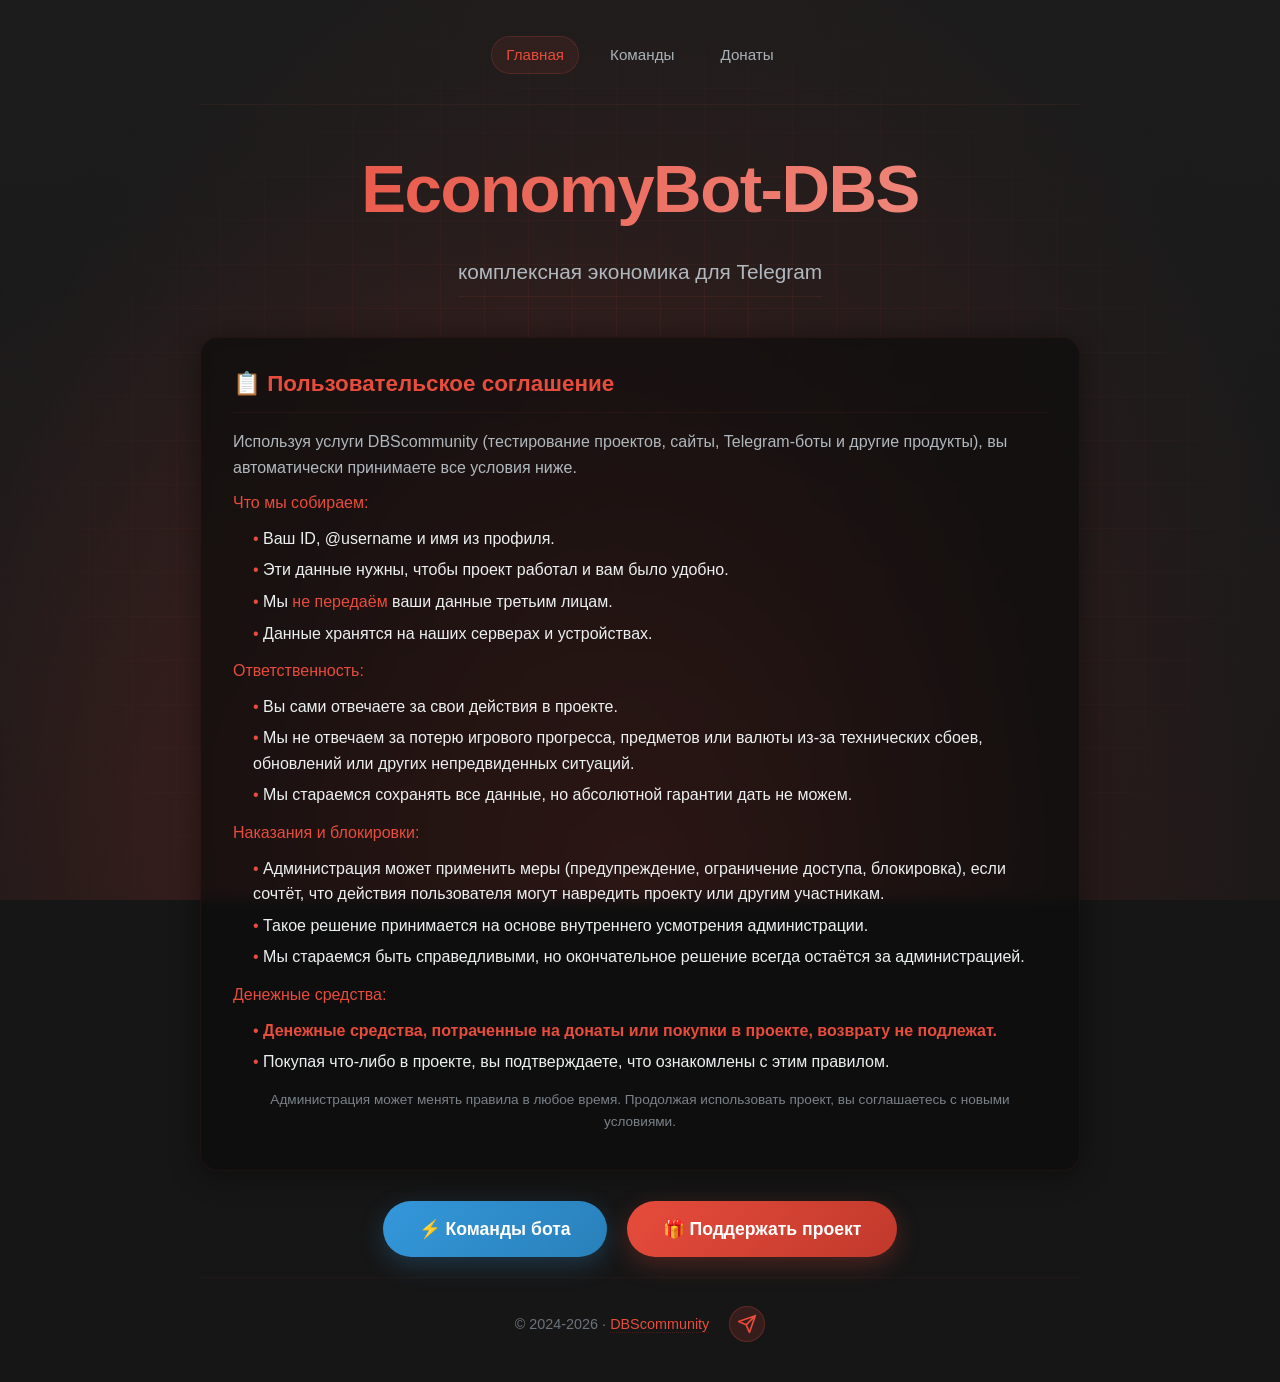
<file: index.html>
<!DOCTYPE html>
<html lang="ru">
<head>
    <meta charset="UTF-8" />
    <meta name="viewport" content="width=device-width, initial-scale=1.0" />
    <title>EconomyBot-DBS</title>
    
    <!-- Meta для GitHub Pages -->
    <meta name="theme-color" content="#161616" />
    <meta name="description" content="EconomyBot-DBS — комплексная экономика для Telegram" />
    
    <!-- Критический CSS (инлайн) -->
    <style>body{background:#161616;color:#ecf0f1;margin:0;font-family:'Segoe UI',sans-serif;line-height:1.6}.container{max-width:920px;margin:0 auto;padding:20px}</style>
    
    <!-- Основной CSS (загрузка с низким приоритетом) -->
    <link rel="preload" href="style.css" as="style" onload="this.rel='stylesheet'">
    <noscript><link rel="stylesheet" href="style.css"></noscript>
    
    <!-- DNS-префетч для внешних ресурсов -->
    <link rel="dns-prefetch" href="//t.me">
    <link rel="dns-prefetch" href="//boosty.to">
</head>
<body>
    <div class="bg-gradient" aria-hidden="true"></div>
    <div class="bg-grid" aria-hidden="true"></div>

    <div class="container">
        <nav class="navbar">
            <a href="index.html" class="active">Главная</a>
            <a href="commands.html">Команды</a>
            <a href="donate.html">Донаты</a>
        </nav>

        <header class="header">
            <h1>EconomyBot-DBS</h1>
            <div class="subtitle">комплексная экономика для Telegram</div>
        </header>

        <section class="section agreement" id="agreement">
            <h2 class="section-title">📋 Пользовательское соглашение</h2>
            <p>Используя услуги DBScommunity (тестирование проектов, сайты, Telegram-боты и другие продукты), вы автоматически принимаете все условия ниже.</p>
            <p><span class="highlight">Что мы собираем:</span></p>
            <ul class="rule-list">
                <li>Ваш ID, @username и имя из профиля.</li>
                <li>Эти данные нужны, чтобы проект работал и вам было удобно.</li>
                <li>Мы <span class="highlight">не передаём</span> ваши данные третьим лицам.</li>
                <li>Данные хранятся на наших серверах и устройствах.</li>
            </ul>
            <p><span class="highlight">Ответственность:</span></p>
            <ul class="rule-list">
                <li>Вы сами отвечаете за свои действия в проекте.</li>
                <li>Мы не отвечаем за потерю игрового прогресса, предметов или валюты из-за технических сбоев, обновлений или других непредвиденных ситуаций.</li>
                <li>Мы стараемся сохранять все данные, но абсолютной гарантии дать не можем.</li>
            </ul>
            <p><span class="highlight">Наказания и блокировки:</span></p>
            <ul class="rule-list">
                <li>Администрация может применить меры (предупреждение, ограничение доступа, блокировка), если сочтёт, что действия пользователя могут навредить проекту или другим участникам.</li>
                <li>Такое решение принимается на основе внутреннего усмотрения администрации.</li>
                <li>Мы стараемся быть справедливыми, но окончательное решение всегда остаётся за администрацией.</li>
            </ul>
            <p><span class="highlight">Денежные средства:</span></p>
            <ul class="rule-list">
                <li><span class="warning">Денежные средства, потраченные на донаты или покупки в проекте, возврату не подлежат.</span></li>
                <li>Покупая что-либо в проекте, вы подтверждаете, что ознакомлены с этим правилом.</li>
            </ul>
            <p class="note">Администрация может менять правила в любое время. Продолжая использовать проект, вы соглашаетесь с новыми условиями.</p>
        </section>

        <div style="text-align:center;margin-top:30px;display:flex;justify-content:center;gap:20px;flex-wrap:wrap">
            <a href="commands.html" class="btn-donate" style="background:linear-gradient(135deg,#3498db 0%,#2980b9 100%);box-shadow:0 8px 25px rgba(52,152,219,0.25)">⚡ Команды бота</a>
            <a href="donate.html" class="btn-donate">🎁 Поддержать проект</a>
        </div>

        <footer class="footer">
            <span>© 2024-2026 · <a href="#" class="footer-link">DBScommunity</a></span>
            <a href="https://t.me/DBScommunityOffice" target="_blank" rel="noopener noreferrer" class="telegram-icon" title="Telegram канал DBScommunity">
                <svg width="20" height="20" viewBox="0 0 24 24" fill="none" stroke="currentColor" stroke-width="2" stroke-linecap="round" stroke-linejoin="round">
                    <path d="M22 2L11 13M22 2l-7 20-4-9-9-4 20-7z"/>
                </svg>
            </a>
        </footer>
    </div>

    <script src="javascript.js" defer></script>
</body>
</html>
</file>
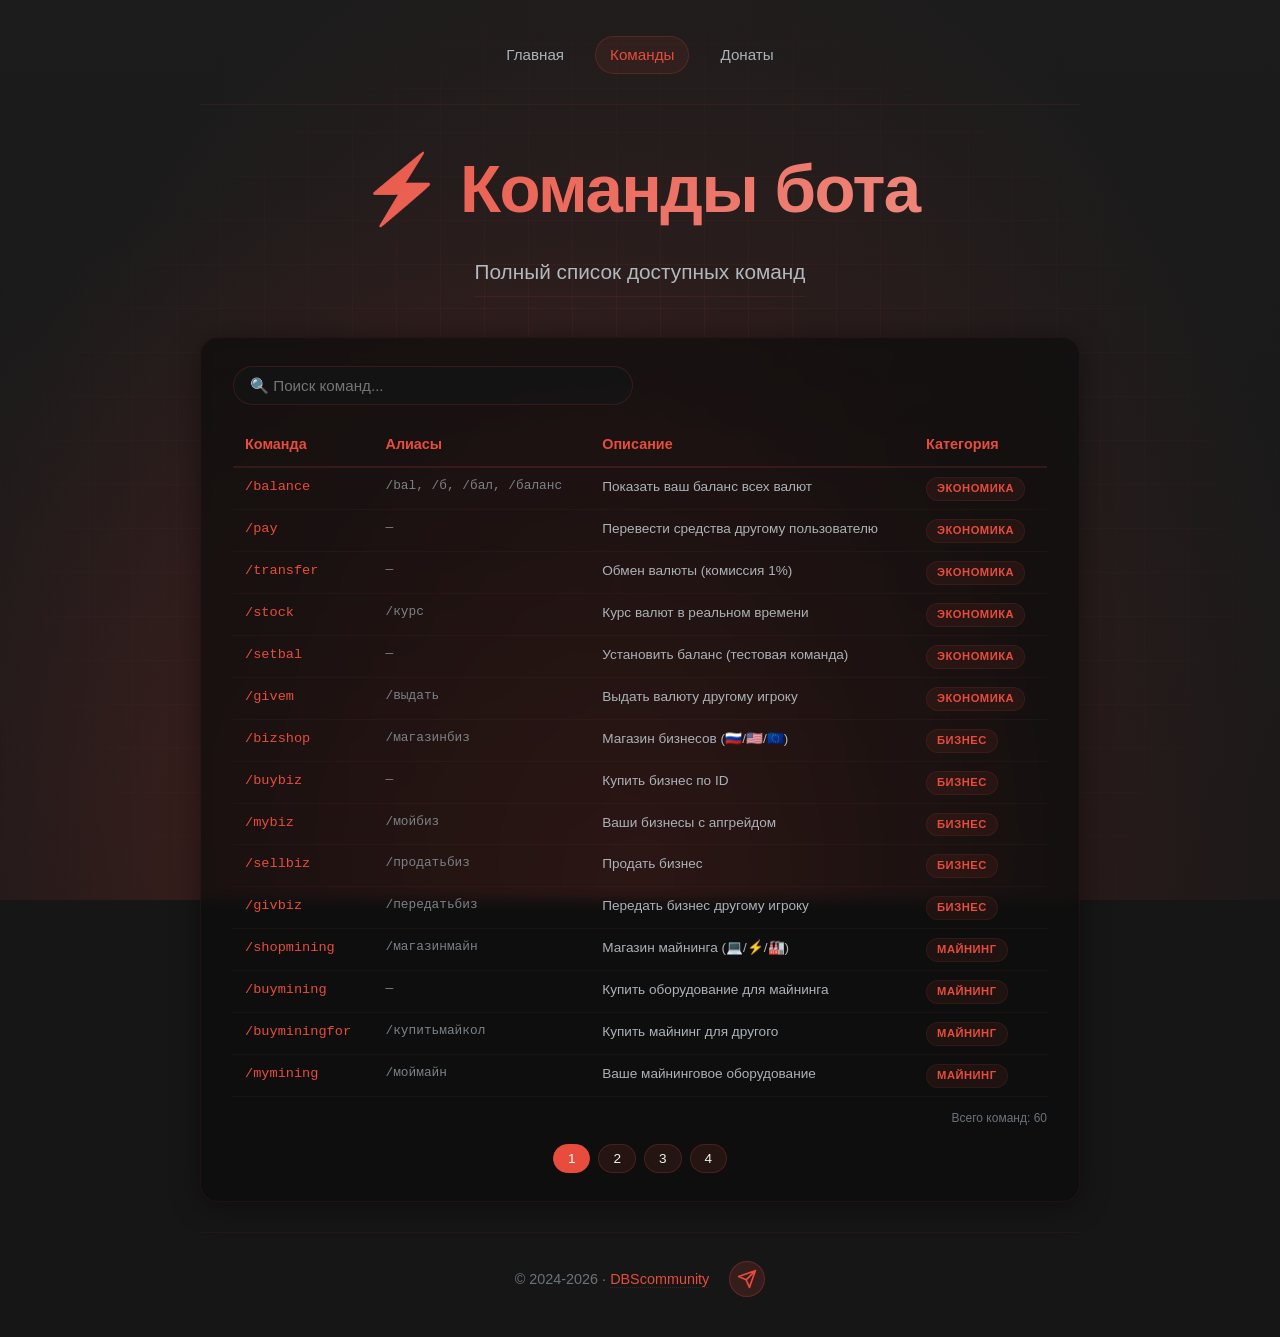
<file: commands.html>
<!DOCTYPE html>
<html lang="ru">
<head>
    <meta charset="UTF-8" />
    <meta name="viewport" content="width=device-width, initial-scale=1.0" />
    <title>Команды — EconomyBot-DBS</title>
    <meta name="theme-color" content="#161616" />
    
    <style>body{background:#161616;color:#ecf0f1;margin:0;font-family:'Segoe UI',sans-serif;line-height:1.6}.container{max-width:920px;margin:0 auto;padding:20px}.search-wrap{margin-bottom:18px}.search-wrap input{width:100%;max-width:400px;padding:10px 16px;background:rgba(20,20,20,0.8);border:1px solid rgba(231,76,60,0.15);border-radius:30px;color:#ecf0f1;font-size:.95rem;outline:none;transition:border-color .2s}.search-wrap input:focus{border-color:#e74c3c}.commands-table{width:100%;border-collapse:collapse;font-size:.9rem}.commands-table th{text-align:left;padding:10px 12px;color:#e74c3c;border-bottom:2px solid rgba(231,76,60,0.15);font-weight:600}.commands-table td{padding:8px 12px;border-bottom:1px solid rgba(231,76,60,0.05);color:#b0b8be;vertical-align:top}.commands-table tr:hover td{background:rgba(231,76,60,0.04)}.commands-table .cmd{font-family:'Courier New',monospace;color:#e74c3c;font-weight:500;white-space:nowrap;font-size:.85rem}.commands-table .aliases{color:#7a8288;font-size:.8rem;font-family:'Courier New',monospace}.commands-table .desc{color:#aab2b8;font-size:.85rem}.commands-table .category{display:inline-block;padding:2px 10px;border-radius:20px;font-size:.7rem;font-weight:600;text-transform:uppercase;letter-spacing:.5px;background:rgba(231,76,60,0.08);color:#e74c3c;border:1px solid rgba(231,76,60,0.1)}.category-economy{background:rgba(46,204,113,0.12);color:#2ecc71;border-color:rgba(46,204,113,0.15)}.category-business{background:rgba(52,152,219,0.12);color:#3498db;border-color:rgba(52,152,219,0.15)}.category-mining{background:rgba(241,196,15,0.12);color:#f1c40f;border-color:rgba(241,196,15,0.15)}.category-bank{background:rgba(155,89,182,0.12);color:#9b59b6;border-color:rgba(155,89,182,0.15)}.category-realty{background:rgba(26,188,156,0.12);color:#1abc9c;border-color:rgba(26,188,156,0.15)}.category-farm{background:rgba(46,204,113,0.12);color:#2ecc71;border-color:rgba(46,204,113,0.15)}.category-games{background:rgba(231,76,60,0.12);color:#e74c3c;border-color:rgba(231,76,60,0.15)}.category-top{background:rgba(241,196,15,0.12);color:#f1c40f;border-color:rgba(241,196,15,0.15)}.category-profile{background:rgba(52,73,94,0.15);color:#b0b8be;border-color:rgba(52,73,94,0.1)}.category-bonus{background:rgba(241,196,15,0.12);color:#f1c40f;border-color:rgba(241,196,15,0.15)}.category-giveaway{background:rgba(231,76,60,0.08);color:#e74c3c;border-color:rgba(231,76,60,0.1)}.category-other{background:rgba(52,73,94,0.1);color:#7f8c8d;border-color:rgba(52,73,94,0.08)}.cmd-count{color:#6a737b;font-size:.75rem;margin-top:12px;text-align:right}.pagination{display:flex;justify-content:center;gap:8px;margin-top:16px;flex-wrap:wrap}.pagination button{padding:6px 14px;background:rgba(231,76,60,0.1);border:1px solid rgba(231,76,60,0.2);border-radius:20px;color:#ecf0f1;cursor:pointer;transition:all .2s;font-size:.85rem}.pagination button:hover{background:rgba(231,76,60,0.2)}.pagination button.active{background:#e74c3c;border-color:#e74c3c;color:#fff}@media(max-width:900px){.commands-table{font-size:.8rem}.commands-table td,.commands-table th{padding:6px 8px}.commands-table .cmd{font-size:.78rem}}@media(max-width:768px){.commands-table{font-size:.75rem}.commands-table td,.commands-table th{padding:5px 6px}.commands-table .cmd{font-size:.72rem}.commands-table .aliases{font-size:.65rem}.commands-table .desc{font-size:.72rem}.commands-table .category{font-size:.6rem;padding:1px 8px}}@media(max-width:480px){.commands-table{display:block;overflow-x:auto;white-space:nowrap}.commands-table td,.commands-table th{padding:4px 6px;font-size:.7rem}.commands-table .cmd{font-size:.68rem;min-width:50px}.commands-table .aliases{font-size:.6rem}.commands-table .desc{font-size:.68rem}.commands-table .category{font-size:.55rem;padding:1px 6px}.search-wrap input{font-size:.85rem;padding:8px 14px}}</style>
    
    <link rel="preload" href="style.css" as="style" onload="this.rel='stylesheet'">
    <noscript><link rel="stylesheet" href="style.css"></noscript>
</head>
<body>
    <div class="bg-gradient" aria-hidden="true"></div>
    <div class="bg-grid" aria-hidden="true"></div>

    <div class="container">
        <nav class="navbar">
            <a href="index.html">Главная</a>
            <a href="commands.html" class="active">Команды</a>
            <a href="donate.html">Донаты</a>
        </nav>

        <header class="header">
            <h1>⚡ Команды бота</h1>
            <div class="subtitle">Полный список доступных команд</div>
        </header>

        <section class="section">
            <div class="search-wrap">
                <input type="text" id="cmdSearch" placeholder="🔍 Поиск команд..." oninput="filterCommands()" />
            </div>

            <div style="overflow-x:auto;">
                <table class="commands-table">
                    <thead>
                        <tr><th>Команда</th><th>Алиасы</th><th>Описание</th><th>Категория</th></tr>
                    </thead>
                    <tbody id="commandsBody"></tbody>
                </table>
            </div>
            
            <div class="cmd-count">
                Всего команд: <span id="cmdCount">0</span>
            </div>
            
            <div class="pagination" id="pagination"></div>
        </section>

        <footer class="footer">
            <span>© 2024-2026 · <a href="#" class="footer-link">DBScommunity</a></span>
            <a href="https://t.me/DBScommunityOffice" target="_blank" rel="noopener noreferrer" class="telegram-icon" title="Telegram канал DBScommunity">
                <svg width="20" height="20" viewBox="0 0 24 24" fill="none" stroke="currentColor" stroke-width="2" stroke-linecap="round" stroke-linejoin="round">
                    <path d="M22 2L11 13M22 2l-7 20-4-9-9-4 20-7z"/>
                </svg>
            </a>
        </footer>
    </div>

    <script src="data/commands.js"></script>
    <script>
    (function() {
        const ROWS_PER_PAGE = 15;
        let currentPage = 1;
        let filteredData = [];

        function getCategoryClass(category) {
            return CATEGORY_CLASS_MAP[category] || 'category-other';
        }

        function renderPage() {
            const tbody = document.getElementById('commandsBody');
            const start = (currentPage - 1) * ROWS_PER_PAGE;
            const end = Math.min(start + ROWS_PER_PAGE, filteredData.length);
            const pageData = filteredData.slice(start, end);

            tbody.innerHTML = pageData.length ? pageData.map(cmd => `
                <tr>
                    <td class="cmd">${cmd.cmd}</td>
                    <td class="aliases">${cmd.aliases || '—'}</td>
                    <td class="desc">${cmd.desc}</td>
                    <td><span class="category ${getCategoryClass(cmd.category)}">${cmd.category}</span></td>
                </tr>
            `).join('') : `<tr><td colspan="4" style="text-align:center;color:#6a737b;padding:20px;">Команды не найдены</td></tr>`;

            document.getElementById('cmdCount').textContent = filteredData.length;
            renderPagination();
        }

        function renderPagination() {
            const container = document.getElementById('pagination');
            const totalPages = Math.ceil(filteredData.length / ROWS_PER_PAGE);
            
            if (totalPages <= 1) {
                container.innerHTML = '';
                return;
            }

            let html = '';
            for (let i = 1; i <= totalPages; i++) {
                html += `<button class="${i === currentPage ? 'active' : ''}" onclick="goToPage(${i})">${i}</button>`;
            }
            container.innerHTML = html;
        }

        window.goToPage = function(page) {
            currentPage = page;
            renderPage();
            document.getElementById('commandsBody').scrollIntoView({ behavior: 'smooth', block: 'start' });
        };

        window.filterCommands = function() {
            const input = document.getElementById('cmdSearch');
            const filter = input.value.toLowerCase().trim();
            
            filteredData = COMMANDS_DATA.filter(cmd => {
                if (!filter) return true;
                return (cmd.cmd + ' ' + cmd.aliases + ' ' + cmd.desc + ' ' + cmd.category)
                    .toLowerCase().includes(filter);
            });
            
            currentPage = 1;
            renderPage();
        };

        document.addEventListener('DOMContentLoaded', function() {
            filteredData = [...COMMANDS_DATA];
            renderPage();
        });
    })();
    </script>
    <script src="javascript.js" defer></script>
</body>
</html>
</file>
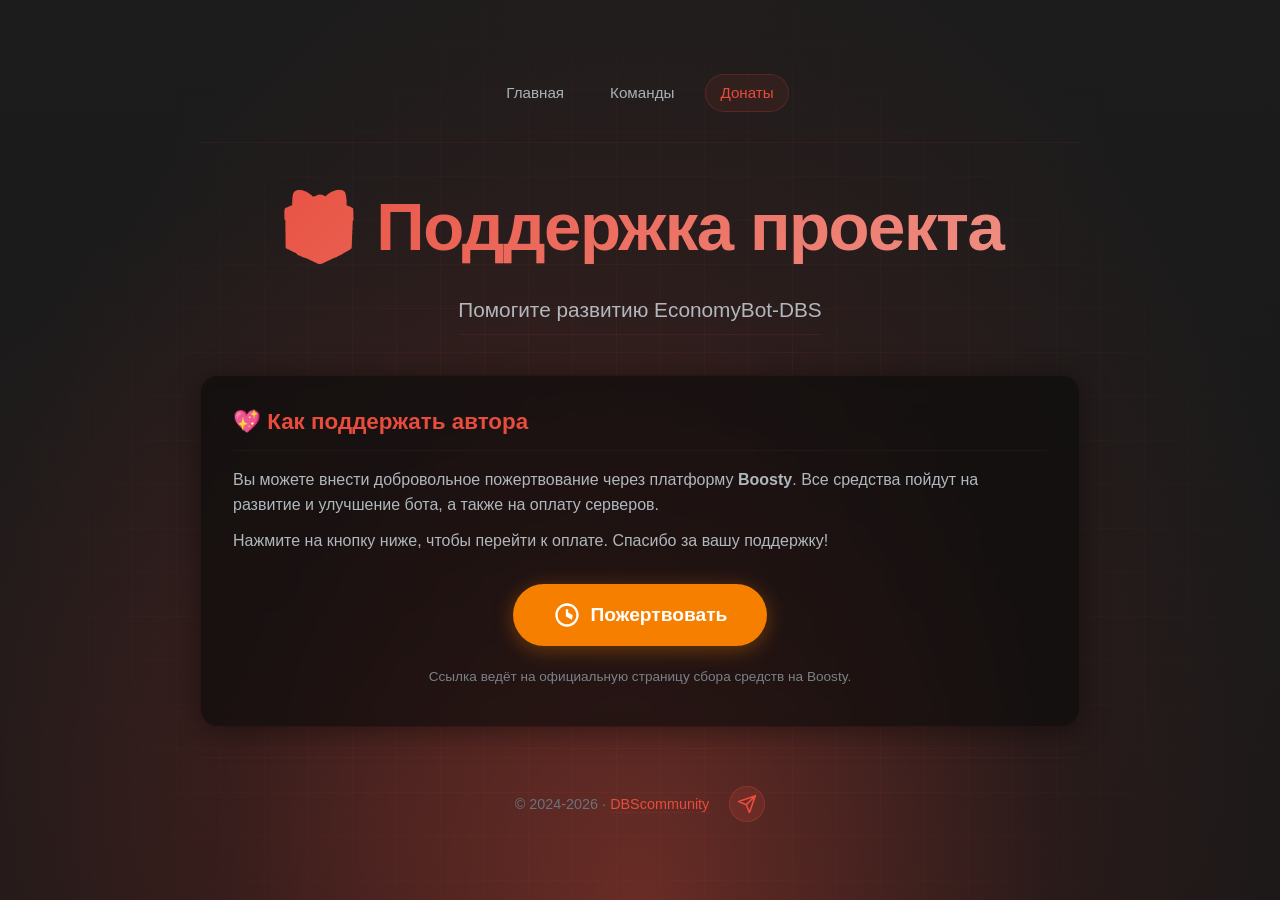
<file: donate.html>
<!DOCTYPE html>
<html lang="ru">
<head>
    <meta charset="UTF-8" />
    <meta name="viewport" content="width=device-width, initial-scale=1.0" />
    <title>Донаты — EconomyBot-DBS</title>
    <meta name="theme-color" content="#161616" />
    
    <style>body{background:#161616;color:#ecf0f1;margin:0;font-family:'Segoe UI',sans-serif;line-height:1.6}.container{max-width:920px;margin:0 auto;padding:20px}</style>
    
    <link rel="preload" href="style.css" as="style" onload="this.rel='stylesheet'">
    <noscript><link rel="stylesheet" href="style.css"></noscript>
</head>
<body>
    <div class="bg-gradient" aria-hidden="true"></div>
    <div class="bg-grid" aria-hidden="true"></div>

    <div class="container">
        <nav class="navbar">
            <a href="index.html">Главная</a>
            <a href="commands.html">Команды</a>
            <a href="donate.html" class="active">Донаты</a>
        </nav>

        <header class="header">
            <h1>🎁 Поддержка проекта</h1>
            <div class="subtitle">Помогите развитию EconomyBot-DBS</div>
        </header>

        <section class="section donate-info">
            <h2 class="section-title">💖 Как поддержать автора</h2>
            <p>Вы можете внести добровольное пожертвование через платформу <strong>Boosty</strong>. Все средства пойдут на развитие и улучшение бота, а также на оплату серверов.</p>
            <p>Нажмите на кнопку ниже, чтобы перейти к оплате. Спасибо за вашу поддержку!</p>

            <div style="text-align:center;margin-top:30px;">
                <a href="https://boosty.to/dbscommunity/single-payment/donation/774176/target?share=target_link" 
                   target="_blank" 
                   rel="noopener noreferrer" 
                   class="btn-boosty">
                    <svg width="28" height="28" viewBox="0 0 24 24" fill="currentColor" xmlns="http://www.w3.org/2000/svg" style="margin-right:10px;flex-shrink:0">
                        <path d="M12 2C6.48 2 2 6.48 2 12s4.48 10 10 10 10-4.48 10-10S17.52 2 12 2zm0 18c-4.41 0-8-3.59-8-8s3.59-8 8-8 8 3.59 8 8-3.59 8-8 8zm1-13h-2v6l5.25 3.15L17 12.23l-4-2.37V7z"/>
                    </svg>
                    Пожертвовать
                </a>
            </div>
            <p style="margin-top:20px;color:#7a8288;font-size:.85rem;text-align:center;">Ссылка ведёт на официальную страницу сбора средств на Boosty.</p>
        </section>

        <footer class="footer">
            <span>© 2024-2026 · <a href="#" class="footer-link">DBScommunity</a></span>
            <a href="https://t.me/DBScommunityOffice" target="_blank" rel="noopener noreferrer" class="telegram-icon" title="Telegram канал DBScommunity">
                <svg width="20" height="20" viewBox="0 0 24 24" fill="none" stroke="currentColor" stroke-width="2" stroke-linecap="round" stroke-linejoin="round">
                    <path d="M22 2L11 13M22 2l-7 20-4-9-9-4 20-7z"/>
                </svg>
            </a>
        </footer>
    </div>

    <script src="javascript.js" defer></script>
</body>
</html>
</file>
<file: style.css>
:root{--color-primary:#e74c3c;--color-primary-dim:rgba(231,76,60,0.08);--color-bg:#161616;--color-surface:rgba(12,12,12,0.65);--color-text:#ecf0f1;--color-muted:#9aa2a8;--color-dim:#6a737b;--color-boosty:#f77f00;--font-sans:'Segoe UI',Tahoma,Geneva,Verdana,sans-serif;--radius:18px;--transition:.2s ease}*,::after,::before{margin:0;padding:0;box-sizing:border-box}html{scroll-behavior:smooth}body{font-family:var(--font-sans);background:var(--color-bg);color:var(--color-text);line-height:1.6;min-height:100vh;display:flex;justify-content:center;align-items:center}.bg-gradient{position:fixed;inset:0;z-index:0;pointer-events:none;background:radial-gradient(ellipse at 50% 100%,rgba(231,76,60,0.35) 0%,rgba(190,50,40,0.1) 45%,transparent 80%),radial-gradient(ellipse at 30% 90%,rgba(200,60,50,0.12) 0%,transparent 55%),linear-gradient(0deg,#181818 0%,#1c1c1c 100%);transform:translateZ(0);will-change:transform}.bg-grid{position:fixed;inset:0;z-index:1;pointer-events:none;background-image:linear-gradient(rgba(231,76,60,0.07) 1px,transparent 1px),linear-gradient(90deg,rgba(231,76,60,0.07) 1px,transparent 1px);background-size:44px 44px;mask-image:radial-gradient(ellipse at 50% 60%,black 25%,transparent 80%);-webkit-mask-image:radial-gradient(ellipse at 50% 60%,black 25%,transparent 80%);transform:translateZ(0)}.container{position:relative;z-index:10;max-width:920px;width:100%;padding:20px 20px 40px;margin:0 auto}.navbar{display:flex;justify-content:center;flex-wrap:wrap;gap:8px 16px;padding:16px 0 30px;border-bottom:1px solid rgba(231,76,60,0.08);margin-bottom:30px}.navbar a{color:#aab2b8;text-decoration:none;font-size:.95rem;font-weight:500;padding:6px 14px;border-radius:30px;border:1px solid transparent;transition:color var(--transition),border-color var(--transition),background var(--transition)}.navbar a.active,.navbar a:hover{color:var(--color-primary);border-color:rgba(231,76,60,0.2);background:var(--color-primary-dim)}.header{text-align:center;margin-bottom:40px}.header h1{font-size:clamp(2.8rem,6vw,4.2rem);font-weight:800;letter-spacing:-1.5px;background:linear-gradient(135deg,var(--color-primary) 0%,#f1948a 100%);-webkit-background-clip:text;-webkit-text-fill-color:transparent;background-clip:text;margin-bottom:12px}.header .subtitle{font-size:1.3rem;color:#b0b8be;border-bottom:1px solid rgba(231,76,60,0.1);display:inline-block;padding-bottom:8px}.section{background:var(--color-surface);backdrop-filter:blur(6px);-webkit-backdrop-filter:blur(6px);border:1px solid rgba(231,76,60,0.08);border-radius:var(--radius);padding:28px 32px;margin-bottom:30px;box-shadow:0 4px 30px rgba(0,0,0,0.4)}.section-title{font-size:1.4rem;font-weight:700;color:var(--color-primary);margin-bottom:16px;border-bottom:1px solid rgba(231,76,60,0.08);padding-bottom:10px}.section p{color:#b0b8be;margin-bottom:10px}.agreement .rule-list{padding-left:20px;margin:6px 0 12px}.agreement .rule-list li{margin-bottom:6px;list-style:none}.agreement .rule-list li::before{content:"• ";color:var(--color-primary)}.agreement .highlight{color:var(--color-primary);font-weight:500}.agreement .warning{color:var(--color-primary);font-weight:600}.agreement .note{margin-top:14px;text-align:center;font-size:.85rem;color:#7a8288}.btn-boosty,.btn-donate{display:inline-flex;align-items:center;justify-content:center;padding:14px 36px;border-radius:40px;font-weight:700;font-size:1.1rem;text-decoration:none;border:none;cursor:pointer;transition:transform var(--transition),box-shadow var(--transition)}.btn-donate{background:linear-gradient(135deg,#e74c3c 0%,#c0392b 100%);color:#fff;box-shadow:0 8px 25px rgba(231,76,60,0.25)}.btn-donate:hover{transform:translateY(-3px);box-shadow:0 12px 35px rgba(231,76,60,0.35)}.btn-boosty{background:#f77f00;color:#fff;box-shadow:0 4px 20px rgba(247,127,0,0.35);padding:16px 40px;font-size:1.2rem}.btn-boosty:hover{background:#e07000;transform:translateY(-3px);box-shadow:0 8px 30px rgba(247,127,0,0.45)}.btn-boosty svg{fill:#fff}.footer{margin-top:20px;padding-top:28px;border-top:1px solid rgba(231,76,60,0.06);font-size:.9rem;color:var(--color-dim);display:flex;justify-content:center;align-items:center;gap:20px;flex-wrap:wrap}.footer .footer-link{color:var(--color-primary);text-decoration:none;border-bottom:1px dotted rgba(231,76,60,0.2)}.footer .footer-link:hover{border-color:var(--color-primary)}.telegram-icon{display:inline-flex;align-items:center;justify-content:center;width:36px;height:36px;border-radius:50%;background:rgba(231,76,60,0.15);border:1px solid rgba(231,76,60,0.25);transition:all var(--transition);color:var(--color-primary);text-decoration:none}.telegram-icon:hover{background:rgba(231,76,60,0.25);border-color:var(--color-primary);transform:scale(1.1)}@keyframes fadeUp{from{opacity:0;transform:translateY(20px)}to{opacity:1;transform:translateY(0)}}.section{animation:fadeUp .5s ease-out}@media(max-width:768px){.container{padding:16px}.section{padding:20px 18px}.navbar a{font-size:.85rem;padding:4px 12px}.header h1{font-size:2.4rem}.header .subtitle{font-size:1.1rem}.btn-donate{padding:12px 28px;font-size:1rem}.btn-boosty{padding:14px 32px;font-size:1rem}}@media(max-width:480px){.container{padding:12px}.navbar{gap:6px 10px;padding:12px 0 20px}.navbar a{font-size:.75rem;padding:4px 8px}.header h1{font-size:2rem}.header .subtitle{font-size:.95rem}.section{padding:16px 14px;border-radius:14px}.section-title{font-size:1.1rem}.btn-donate{padding:10px 22px;font-size:.9rem}.btn-boosty{padding:12px 24px;font-size:.9rem}.footer{font-size:.8rem;gap:12px}.telegram-icon{width:32px;height:32px}}
</file>
